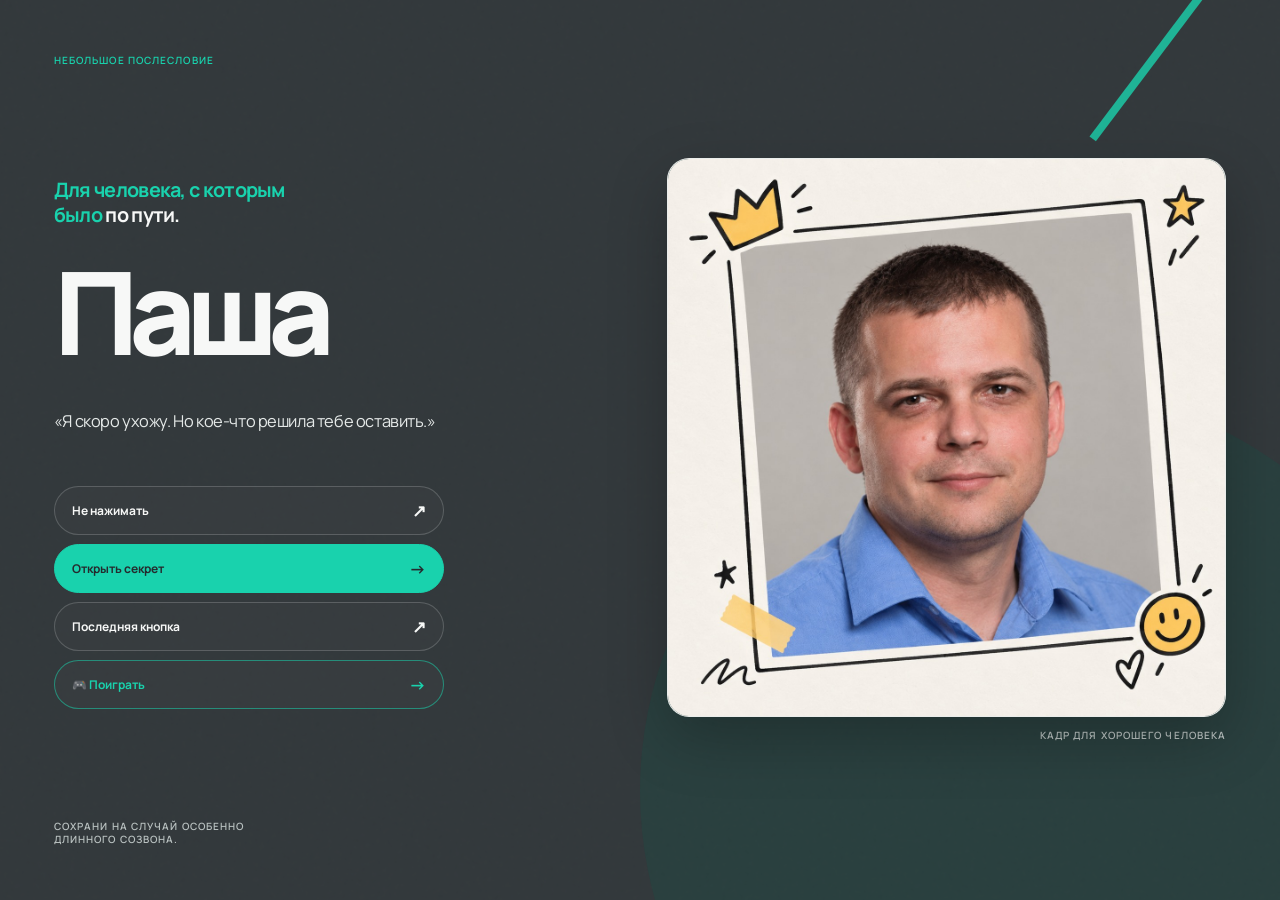
<file: pasha-site/index.html>
<!doctype html>
<html lang="ru">
  <head>
    <meta charset="UTF-8" />
    <meta name="viewport" content="width=device-width, initial-scale=1.0" />
    <meta name="theme-color" content="#eee9df" />
    <title>Небольшой подарок</title>
    <link rel="preconnect" href="https://fonts.googleapis.com" />
    <link rel="preconnect" href="https://fonts.gstatic.com" crossorigin />
    <link href="https://fonts.googleapis.com/css2?family=DM+Mono:wght@400;500&family=Manrope:wght@400;500;600;700&family=Playfair+Display:ital,wght@0,600;0,700;1,600&display=swap" rel="stylesheet" />
    <link rel="stylesheet" href="style.css" />
  </head>
  <body>
    <main class="gift-card" aria-labelledby="name">
      <div class="grain" aria-hidden="true"></div>
      <p class="eyebrow">небольшое послесловие</p>

      <section class="copy">
        <p class="prelude">Для человека, с которым<br />было <em>по пути.</em></p>
        <h1 id="name">Паша</h1>
        <p class="message">«Я скоро ухожу. Но кое-что решила тебе оставить.»</p>

        <div class="actions" aria-label="Сюрпризы">
          <button class="button button--quiet" type="button" data-action="warning">Не нажимать <span>↗</span></button>
          <button class="button button--main" type="button" data-action="secret">Открыть секрет <span>→</span></button>
          <button class="button button--quiet" type="button" data-action="last">Последняя кнопка <span>↗</span></button>
          <button class="button button--game" type="button" data-game-open>🎮 Поиграть <span>→</span></button>
        </div>
      </section>

      <figure class="portrait-wrap">
        <div class="portrait">
          <img src="photo.jpg" alt="Портрет Паши" />
          <div class="portrait-placeholder" aria-hidden="true"><span>photo.jpg</span></div>
        </div>
        <figcaption>кадр для хорошего человека</figcaption>
      </figure>

      <p class="footer-note">Сохрани на случай особенно длинного созвона.</p>
      <section class="reaction" aria-live="polite" aria-atomic="true"></section>
    </main>

    <section class="game-modal" aria-label="Мини-игра про Пашу" aria-modal="true" role="dialog" hidden>
      <div class="game-shell">
        <button class="game-back" type="button" data-game-close>← Вернуться на сайт</button>
        <div class="game-intro">
          <p class="game-kicker">Мини-игра</p>
          <h2>Маршрут Паши</h2>
          <p>Помоги Паше добраться до офиса и не застрять в задачах, дедлайнах и созвонах.</p>
          <button class="game-start" type="button" data-game-start>НАЧАТЬ ИГРУ <span>→</span></button>
        </div>

        <div class="game-play" hidden>
          <p class="game-hint">Прыжок: пробел, клик или тап</p>
          <div class="game-world" data-game-world>
            <div class="game-sun" aria-hidden="true"></div>
            <div class="game-horizon" aria-hidden="true"></div>
            <div class="game-ground" aria-hidden="true"></div>
            <div class="pasha-runner" data-runner aria-label="Паша">
              <span class="runner-label">Паша</span>
              <span class="runner-head"></span><span class="runner-body"></span><span class="runner-arm"></span><span class="runner-leg runner-leg--one"></span><span class="runner-leg runner-leg--two"></span>
            </div>
            <div class="game-obstacles" data-obstacles></div>
            <div class="office" data-office aria-hidden="true"><span class="office-icon">🏢</span><span class="office-door"></span></div>
          </div>
          <div class="game-result" data-game-result aria-live="polite"></div>
        </div>
      </div>
    </section>
    <script src="script.js"></script>
  </body>
</html>
</file>
<file: pasha-site/style.css>
:root { --charcoal:#32383b; --charcoal-deep:#252b2e; --mint:#19d2ad; --mint-hover:#4ae0c3; --white:#f7f8f7; --muted:#b9c1c0; --line:rgba(255,255,255,.18); }
* { box-sizing:border-box; }
body { min-height:100svh; margin:0; color:var(--white); background:var(--charcoal-deep); font-family:Manrope,Arial,sans-serif; }
.gift-card { position:relative; isolation:isolate; overflow:hidden; display:grid; grid-template-columns:minmax(300px,.9fr) minmax(390px,.96fr); grid-template-rows:auto 1fr auto; column-gap:clamp(44px,7vw,128px); min-height:100svh; max-width:1600px; margin:0 auto; padding:clamp(26px,4.2vw,68px); background:var(--charcoal); }
.gift-card::before { content:""; position:absolute; z-index:-2; right:-13vw; bottom:-23vw; width:min(63vw,900px); aspect-ratio:1; border-radius:50%; background:#293f3e; }
.gift-card::after { content:""; position:absolute; z-index:-2; right:7%; top:-140px; width:8px; height:310px; background:var(--mint); transform:rotate(37deg); opacity:.8; }
.grain { position:absolute; z-index:-1; inset:0; pointer-events:none; opacity:.1; background-image:url("data:image/svg+xml,%3Csvg viewBox='0 0 180 180' xmlns='http://www.w3.org/2000/svg'%3E%3Cfilter id='n'%3E%3CfeTurbulence type='fractalNoise' baseFrequency='.9' numOctaves='2' stitchTiles='stitch'/%3E%3C/filter%3E%3Crect width='100%25' height='100%25' filter='url(%23n)' opacity='.15'/%3E%3C/svg%3E"); }
.eyebrow,.footer-note,figcaption { margin:0; color:var(--muted); font:600 10px/1.3 Manrope,Arial,sans-serif; letter-spacing:.11em; text-transform:uppercase; }
.eyebrow { align-self:start; color:var(--mint); }
.copy { grid-row:2; align-self:center; max-width:520px; padding:52px 0; animation:rise .75s cubic-bezier(.2,.75,.2,1) both; }
.prelude { margin:0 0 clamp(22px,2.6vw,36px); color:var(--mint); font:700 clamp(16px,1.55vw,22px)/1.25 Manrope,Arial,sans-serif; letter-spacing:-.035em; }
.prelude em { color:var(--white); font-style:normal; }
h1 { margin:0; font:800 clamp(62px,9vw,145px)/.88 Manrope,Arial,sans-serif; letter-spacing:-.085em; overflow-wrap:anywhere; }
.message { max-width:435px; margin:clamp(28px,3.6vw,50px) 0 0; color:#e5e9e8; font-size:clamp(15px,1.28vw,19px); line-height:1.58; letter-spacing:-.025em; }
.actions { display:grid; gap:9px; width:min(100%,390px); margin-top:clamp(28px,4vw,52px); }
.button { display:flex; align-items:center; justify-content:space-between; min-height:49px; padding:12px 17px; border:1px solid var(--line); border-radius:999px; color:var(--white); background:rgba(255,255,255,.02); font:700 12px/1.25 Manrope,Arial,sans-serif; text-align:left; cursor:pointer; transition:color .22s ease,background .22s ease,border-color .22s ease,transform .22s ease; }
.button:hover { border-color:var(--mint); color:var(--mint); transform:translateX(4px); }
.button:focus-visible { outline:2px solid var(--mint); outline-offset:3px; }
.button--main { border-color:var(--mint); color:var(--charcoal-deep); background:var(--mint); }
.button--main:hover { border-color:var(--mint-hover); color:var(--charcoal-deep); background:var(--mint-hover); }
.button--game { border-color:rgba(25,210,173,.54); color:var(--mint); }
.button--game:hover { border-color:var(--mint); background:rgba(25,210,173,.1); }
.button span { font-size:17px; line-height:1; }
.portrait-wrap { grid-column:2; grid-row:1 / 4; align-self:center; width:min(100%,590px); margin:0 auto; animation:photo-in .95s .1s cubic-bezier(.2,.75,.2,1) both; }
.portrait { position:relative; aspect-ratio:1; overflow:hidden; border:1px solid rgba(255,255,255,.46); border-radius:22px; background:#d7ddda; box-shadow:0 22px 60px rgba(0,0,0,.23); }
.portrait img { position:relative; z-index:1; width:100%; height:100%; display:block; object-fit:cover; }
.portrait-placeholder { position:absolute; inset:0; display:grid; place-items:center; color:#eaf6f2; background:#42605b; }
.portrait-placeholder::before { content:""; width:42%; aspect-ratio:.67; margin-top:30%; border-radius:48% 48% 12% 12%; background:#c88668; box-shadow:0 -140px 0 -48px #342a29,0 150px 0 38px #253b38; opacity:.82; }
.portrait-placeholder span { position:absolute; right:18px; bottom:16px; padding:5px 7px; color:var(--charcoal-deep); background:var(--mint); font:700 10px Manrope,Arial,sans-serif; }
figcaption { margin-top:12px; text-align:right; }
.footer-note { grid-column:1; align-self:end; max-width:250px; }
.reaction { position:fixed; z-index:3; right:clamp(16px,4vw,60px); bottom:clamp(16px,4vw,48px); width:min(390px,calc(100vw - 32px)); padding:0; color:var(--charcoal-deep); background:var(--white); font-size:14px; line-height:1.48; box-shadow:9px 9px 0 var(--mint); opacity:0; pointer-events:none; transform:translateY(14px); transition:opacity .3s ease,transform .3s ease,padding .3s ease; }
.reaction.is-visible { padding:19px 21px; opacity:1; pointer-events:auto; transform:translateY(0); }
.reaction p { margin:0; letter-spacing:-.012em; }
.reaction p + p { margin-top:10px; padding-top:10px; border-top:1px solid rgba(37,43,46,.12); }
.reaction .reaction-late { opacity:0; transform:translateY(5px); transition:opacity .35s ease,transform .35s ease; }
.reaction .reaction-late.is-shown { opacity:1; transform:none; }
.reaction__choices { display:flex; gap:8px; margin-top:17px; }
.reaction__choice { padding:8px 14px; border:1px solid var(--charcoal-deep); border-radius:999px; color:var(--charcoal-deep); background:transparent; font:700 12px/1 Manrope,Arial,sans-serif; cursor:pointer; transition:transform .2s ease,color .2s ease,background .2s ease; }
.reaction__choice:hover,.reaction__choice:focus-visible { color:var(--charcoal-deep); background:var(--mint); border-color:var(--mint); outline:none; transform:translateY(-2px); }
.reaction__choice--no.is-elusive { transform:translateX(13px); }
@keyframes rise { from { opacity:0; transform:translateY(18px); } to { opacity:1; transform:none; } }
@keyframes photo-in { from { opacity:0; transform:translateY(18px) scale(.985); } to { opacity:1; transform:none; } }
@media (max-width:800px) { .gift-card { display:flex; flex-direction:column; min-height:100svh; padding:25px 21px 29px; } .gift-card::before { right:-45%; bottom:-15%; width:115vw; } .gift-card::after { top:-75px; right:10%; height:175px; } .eyebrow { order:0; } .portrait-wrap { order:1; width:min(84vw,430px); margin:27px auto 0; } .portrait { border-radius:17px; } .copy { order:2; width:100%; padding:35px 0 22px; } .prelude { margin-bottom:19px; font-size:16px; } h1 { font-size:clamp(60px,19vw,92px); } .message { margin-top:25px; font-size:16px; } .actions { width:100%; margin-top:27px; } .footer-note { order:3; margin-top:auto; padding-top:18px; } figcaption { margin-top:10px; } .reaction { bottom:18px; } }
@media (prefers-reduced-motion:reduce) { *,*::before,*::after { animation-duration:.01ms !important; transition-duration:.01ms !important; scroll-behavior:auto !important; } }

.game-modal { position:fixed; z-index:10; inset:0; display:grid; place-items:center; padding:clamp(12px,3vw,34px); background:rgba(18,24,26,.78); backdrop-filter:blur(8px); }
.game-modal[hidden] { display:none; }
.game-shell { position:relative; width:min(1120px,100%); min-height:min(720px,calc(100svh - 24px)); overflow:hidden; border:1px solid rgba(255,255,255,.18); border-radius:24px; background:var(--charcoal); box-shadow:0 26px 90px rgba(0,0,0,.46); }
.game-back { position:absolute; z-index:4; top:22px; left:23px; padding:9px 13px; border:1px solid rgba(255,255,255,.24); border-radius:999px; color:var(--white); background:rgba(37,43,46,.64); font:700 11px/1 Manrope,Arial,sans-serif; cursor:pointer; transition:border-color .2s ease,color .2s ease; }
.game-back:hover,.game-back:focus-visible { border-color:var(--mint); color:var(--mint); outline:none; }
.game-intro { display:grid; align-content:center; justify-items:center; min-height:min(720px,calc(100svh - 24px)); padding:94px 26px 50px; text-align:center; animation:rise .45s ease both; }
.game-intro[hidden],.game-play[hidden] { display:none !important; }
.game-kicker { margin:0 0 13px; color:var(--mint); font:700 11px/1 Manrope,Arial,sans-serif; letter-spacing:.12em; text-transform:uppercase; }
.game-intro h2 { margin:0; font:800 clamp(39px,6vw,78px)/.95 Manrope,Arial,sans-serif; letter-spacing:-.075em; }
.game-intro p { max-width:545px; margin:25px 0 31px; color:#d9e0de; font-size:clamp(16px,1.7vw,21px); line-height:1.55; letter-spacing:-.025em; }
.game-start { display:flex; gap:24px; align-items:center; padding:16px 20px; border:0; border-radius:999px; color:var(--charcoal-deep); background:var(--mint); font:800 12px/1 Manrope,Arial,sans-serif; cursor:pointer; transition:background .2s ease,transform .2s ease; }
.game-start:hover,.game-start:focus-visible { background:var(--mint-hover); outline:none; transform:translateY(-2px); }
.game-play { position:relative; min-height:min(720px,calc(100svh - 24px)); padding-top:73px; }
.game-hint { position:absolute; z-index:3; top:28px; right:25px; margin:0; color:var(--muted); font:600 10px/1.2 Manrope,Arial,sans-serif; letter-spacing:.08em; text-transform:uppercase; }
.game-world { position:relative; height:min(590px,calc(100svh - 155px)); min-height:400px; overflow:hidden; border-top:1px solid rgba(255,255,255,.09); border-bottom:1px solid rgba(255,255,255,.12); background:#2d4543; touch-action:manipulation; user-select:none; }
.game-world::before { content:""; position:absolute; inset:0; opacity:.24; background-image:linear-gradient(90deg,rgba(255,255,255,.05) 1px,transparent 1px),linear-gradient(rgba(255,255,255,.05) 1px,transparent 1px); background-size:52px 52px; }
.game-sun { position:absolute; top:13%; right:14%; width:78px; aspect-ratio:1; border-radius:50%; background:var(--mint); box-shadow:0 0 0 15px rgba(25,210,173,.08); }
.game-horizon { position:absolute; bottom:78px; width:150%; height:90px; background:#263b3a; clip-path:polygon(0 67%,12% 31%,23% 66%,36% 19%,50% 63%,64% 34%,77% 72%,89% 22%,100% 62%,100% 100%,0 100%); animation:horizon 6s linear infinite; }
.game-ground { position:absolute; right:0; bottom:0; left:0; height:79px; border-top:2px solid var(--mint); background:#242b2d; }
.game-ground::after { content:""; position:absolute; top:31px; width:200%; height:2px; background:repeating-linear-gradient(90deg,rgba(255,255,255,.22) 0 28px,transparent 28px 61px); animation:ground 1.15s linear infinite; }
.pasha-runner { position:absolute; z-index:2; bottom:78px; left:13%; width:52px; height:76px; transform:translateY(0); }
.runner-label { position:absolute; top:-22px; left:50%; color:var(--white); font:800 11px/1 Manrope,Arial,sans-serif; transform:translateX(-50%); }
.runner-head { position:absolute; top:0; left:16px; width:24px; height:24px; border:3px solid var(--charcoal-deep); border-radius:50%; background:#f3be9f; }
.runner-body { position:absolute; top:23px; left:19px; width:19px; height:30px; border:3px solid var(--charcoal-deep); border-radius:8px 8px 4px 4px; background:#6ba2ed; }
.runner-arm { position:absolute; top:28px; left:10px; width:17px; height:4px; border-radius:4px; background:#f3be9f; transform:rotate(-24deg); transform-origin:right; animation:arm .32s infinite alternate ease-in-out; }
.runner-leg { position:absolute; bottom:0; left:20px; width:4px; height:26px; border-radius:4px; background:#e9edf0; transform-origin:top; animation:leg .32s infinite alternate ease-in-out; }
.runner-leg::after { content:""; position:absolute; right:-6px; bottom:-2px; width:12px; height:5px; border-radius:5px; background:#171c1d; }
.runner-leg--two { left:35px; animation-delay:-.32s; }
.pasha-runner.is-entering { transition:transform .55s ease-in; transform:translate(64px,4px) scale(.67); opacity:0; }
.game-obstacle { position:absolute; z-index:2; bottom:78px; display:grid; place-items:center; width:53px; height:54px; border:2px solid var(--white); border-radius:10px 10px 4px 4px; background:var(--charcoal); color:var(--mint); font-size:30px; line-height:1; }
.game-obstacle::after { content:attr(data-label); position:absolute; top:calc(100% + 7px); color:#d3dcda; font:700 8px/1 Manrope,Arial,sans-serif; letter-spacing:.06em; text-transform:uppercase; white-space:nowrap; }
.game-obstacle--task { width:58px; background:#374849; }
.game-obstacle--deadline { width:55px; border-radius:50%; }
.office { position:absolute; z-index:2; bottom:78px; display:none; width:102px; height:116px; border:2px solid var(--white); border-radius:12px 12px 0 0; background:#45595a; text-align:center; }
.office.is-visible { display:block; }
.office-icon { display:block; margin-top:8px; font-size:45px; line-height:1; }
.office-door { position:absolute; right:18px; bottom:0; left:18px; height:54px; border:2px solid var(--charcoal-deep); border-bottom:0; border-radius:4px 4px 0 0; background:var(--mint); transform-origin:left bottom; transition:transform .5s ease; }
.office.is-open .office-door { transform:perspective(220px) rotateY(-70deg); }
.game-result { position:absolute; z-index:5; inset:0; display:none; place-items:center; padding:25px; background:rgba(37,43,46,.48); }
.game-result.is-visible { display:grid; animation:fade-in .35s ease both; }
.game-result__card { width:min(420px,100%); padding:30px; border:1px solid rgba(255,255,255,.18); border-radius:18px; color:var(--charcoal-deep); background:var(--white); text-align:center; box-shadow:0 18px 40px rgba(0,0,0,.22); }
.game-result__card h3 { margin:0; font:800 clamp(29px,4vw,43px)/1 Manrope,Arial,sans-serif; letter-spacing:-.06em; }
.game-result__card p { margin:14px 0 23px; font-size:16px; line-height:1.45; }
.game-result__button { padding:12px 16px; border:0; border-radius:999px; color:var(--charcoal-deep); background:var(--mint); font:800 11px/1 Manrope,Arial,sans-serif; cursor:pointer; }
.game-result__button:hover,.game-result__button:focus-visible { background:var(--mint-hover); outline:none; }
@keyframes leg { to { transform:rotate(42deg); } }
@keyframes arm { to { transform:rotate(28deg); } }
@keyframes horizon { to { transform:translateX(-18%); } }
@keyframes ground { to { transform:translateX(-61px); } }
@keyframes fade-in { from { opacity:0; transform:scale(.98); } to { opacity:1; transform:none; } }
@media (max-width:650px) { .game-modal { padding:0; } .game-shell { min-height:100svh; border:0; border-radius:0; } .game-intro,.game-play { min-height:100svh; } .game-intro { padding:110px 24px 60px; } .game-back { top:17px; left:17px; } .game-hint { top:24px; right:17px; max-width:150px; text-align:right; line-height:1.5; } .game-world { height:calc(100svh - 89px); min-height:0; } .game-sun { right:13%; width:57px; } .pasha-runner { left:12%; } .game-result__card { padding:27px 22px; } }
</file>
